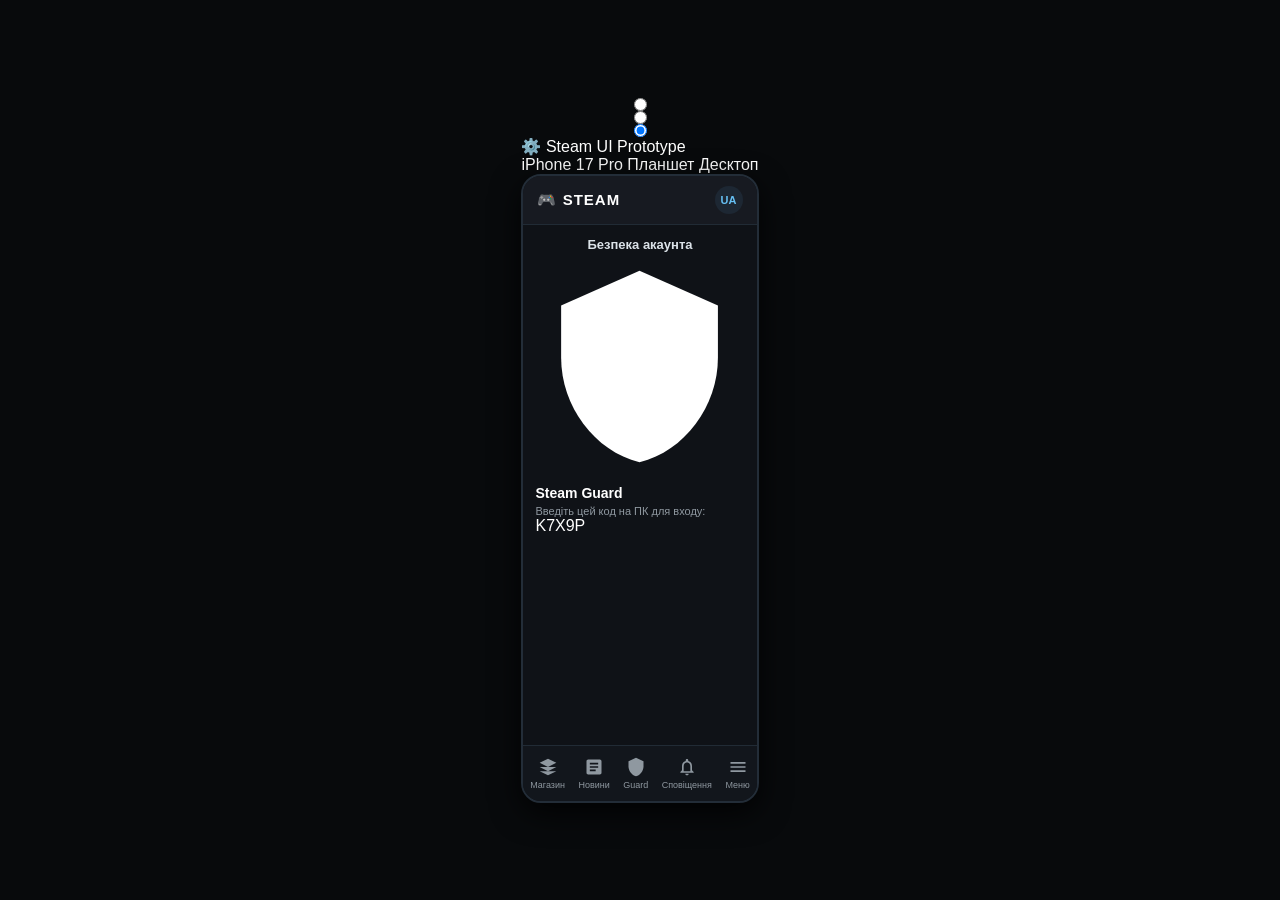
<file: guard.html>
<!DOCTYPE html>
<html lang="uk">
<head>
  <meta charset="UTF-8">
  <meta name="viewport" content="width=device-width, initial-scale=1.0">
  <title>Steam - Guard</title>
  <link rel="stylesheet" href="style.css">
</head>
<body>

  <!-- Увімкнено десктоп за замовчуванням (checked на mode-desktop) -->
  <input type="radio" name="device-mode" id="mode-mobile" class="device-radio">
  <input type="radio" name="device-mode" id="mode-tablet" class="device-radio">
  <input type="radio" name="device-mode" id="mode-desktop" class="device-radio" checked>
    <div class="prototype-wrapper">

  <div class="top-control-bar">
    <div class="proto-title"><span>⚙️</span> Steam UI Prototype</div>
    <div class="device-switcher">
      <label for="mode-mobile" class="device-btn">iPhone 17 Pro</label>
      <label for="mode-tablet" class="device-btn">Планшет</label>
      <label for="mode-desktop" class="device-btn">Десктоп</label>
    </div>
  </div>

  <div class="app-frame" id="appFrame">
    
    <header class="app-header">
      <div class="app-logo">🎮 STEAM</div>
      <div style="flex:1;"></div>
      <div class="user-badge">UA</div>
    </header>

    <main class="main-body">
      <div class="section-heading" style="text-align: center;">Безпека акаунта</div>

      <div class="guard-box">
        <svg class="guard-shield" viewBox="0 0 24 24" fill="currentColor">
          <path d="M12 1L3 5v6c0 5.55 3.84 10.74 9 12 5.16-1.26 9-6.45 9-12V5l-9-4z"/>
        </svg>
        <div style="font-size: 14px; font-weight: bold;">Steam Guard</div>
        <div style="font-size: 11px; color: var(--text-muted); margin-top: 4px;">Введіть цей код на ПК для входу:</div>
        
        <div class="guard-code">K7X9P</div>
      </div>
    </main>

    <nav class="bottom-navbar">
      <a href="index.html" class="nav-btn">
        <svg viewBox="0 0 24 24"><path d="M12 2L2 7l10 5 10-5-10-5zM2 17l10 5 10-5M2 12l10 5 10-5"/></svg>
        Магазин
      </a>
      <a href="news.html" class="nav-btn">
        <svg viewBox="0 0 24 24"><path d="M19 3H5c-1.1 0-2 .9-2 2v14c0 1.1.9 2 2 2h14c1.1 0 2-.9 2-2V5c0-1.1-.9-2-2-2zm-5 14H7v-2h7v2zm3-4H7v-2h10v2zm0-4H7V7h10v2z"/></svg>
        Новини
      </a>
      <a href="guard.html" class="nav-btn active">
        <svg viewBox="0 0 24 24"><path d="M12 1L3 5v6c0 5.55 3.84 10.74 9 12 5.16-1.26 9-6.45 9-12V5l-9-4z"/></svg>
        Guard
      </a>
      <a href="#" class="nav-btn">
        <svg viewBox="0 0 24 24"><path d="M12 22c1.1 0 2-.9 2-2h-4c0 1.1.9 2 2 2zm6-6v-5c0-3.07-1.64-5.64-4.5-6.32V4c0-.83-.67-1.5-1.5-1.5s-1.5.67-1.5 1.5v.68C7.64 5.36 6 7.92 6 11v5l-2 2v1h16v-1l-2-2zm-2 1H8v-6c0-2.48 1.51-4.5 4-4.5s4 2.02 4 4.5v6z"/></svg>
        Сповіщення
      </a>
      <a href="#" class="nav-btn">
        <svg viewBox="0 0 24 24"><path d="M3 18h18v-2H3v2zm0-5h18v-2H3v2zm0-7v2h18V6H3z"/></svg>
        Меню
      </a>
    </nav>

  </div>

</body>
</html>
</file>
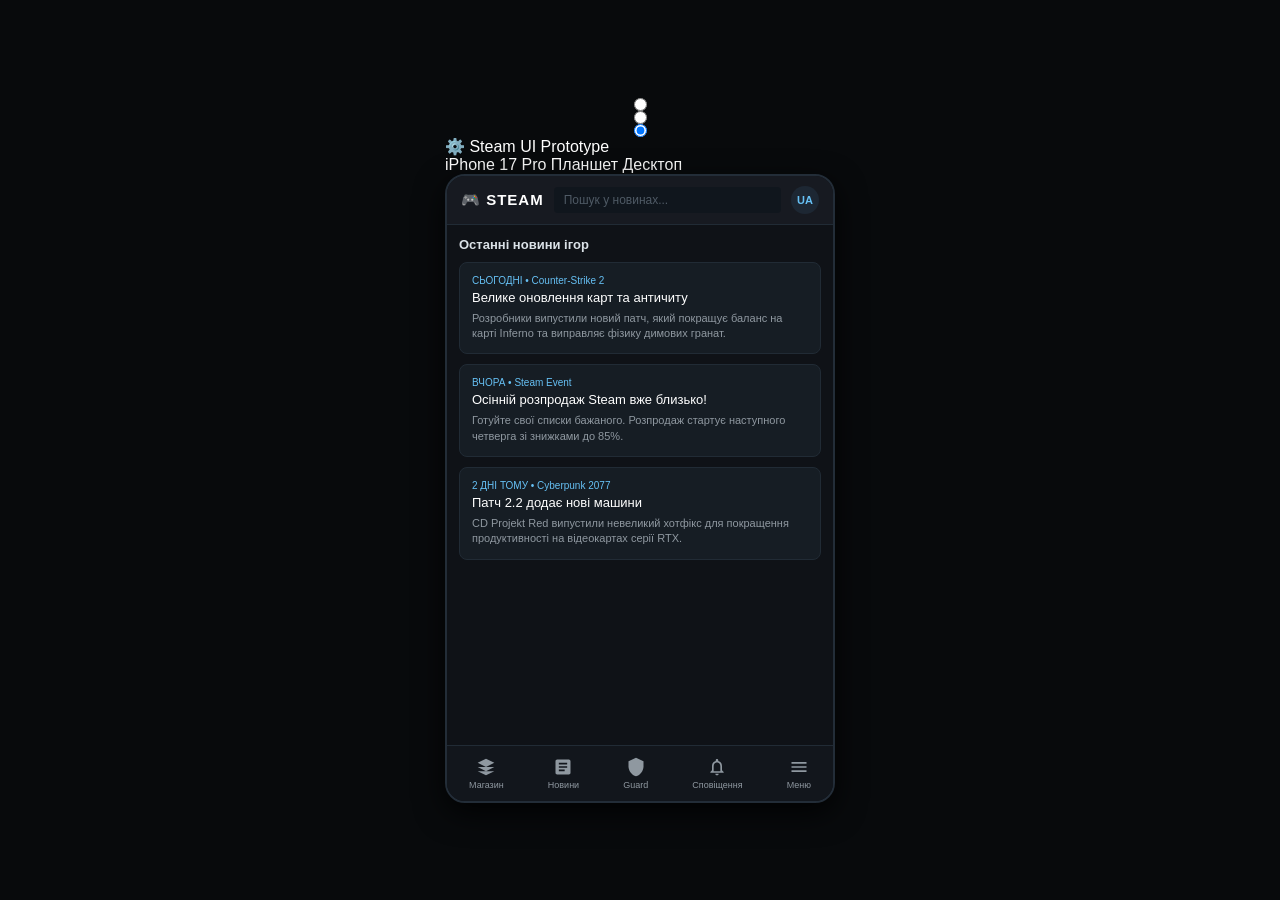
<file: news.html>
<!DOCTYPE html>
<html lang="uk">
<head>
  <meta charset="UTF-8">
  <meta name="viewport" content="width=device-width, initial-scale=1.0">
  <title>Steam - Новини</title>
  <link rel="stylesheet" href="style.css">
</head>
<body>

  <!-- Увімкнено десктоп за замовчуванням (checked на mode-desktop) -->
  <input type="radio" name="device-mode" id="mode-mobile" class="device-radio">
  <input type="radio" name="device-mode" id="mode-tablet" class="device-radio">
  <input type="radio" name="device-mode" id="mode-desktop" class="device-radio" checked>
   <div class="prototype-wrapper">
  <div class="top-control-bar">
    <div class="proto-title"><span>⚙️</span> Steam UI Prototype</div>
    <div class="device-switcher">
      <label for="mode-mobile" class="device-btn">iPhone 17 Pro</label>
      <label for="mode-tablet" class="device-btn">Планшет</label>
      <label for="mode-desktop" class="device-btn">Десктоп</label>
    </div>
  </div>

  <div class="app-frame" id="appFrame">
    
    <header class="app-header">
      <div class="app-logo">🎮 STEAM</div>
      <div class="search-input-wrap"><input type="text" placeholder="Пошук у новинах..."></div>
      <div class="user-badge">UA</div>
    </header>

    <main class="main-body">
      <div class="section-heading">Останні новини ігор</div>

      <div class="news-card">
        <div class="news-date">СЬОГОДНІ • Counter-Strike 2</div>
        <div class="news-title">Велике оновлення карт та античиту</div>
        <div class="news-text">Розробники випустили новий патч, який покращує баланс на карті Inferno та виправляє фізику димових гранат.</div>
      </div>

      <div class="news-card">
        <div class="news-date">ВЧОРА • Steam Event</div>
        <div class="news-title">Осінній розпродаж Steam вже близько!</div>
        <div class="news-text">Готуйте свої списки бажаного. Розпродаж стартує наступного четверга зі знижками до 85%.</div>
      </div>

      <div class="news-card">
        <div class="news-date">2 ДНІ ТОМУ • Cyberpunk 2077</div>
        <div class="news-title">Патч 2.2 додає нові машини</div>
        <div class="news-text">CD Projekt Red випустили невеликий хотфікс для покращення продуктивності на відеокартах серії RTX.</div>
      </div>
    </main>

    <nav class="bottom-navbar">
      <a href="index.html" class="nav-btn">
        <svg viewBox="0 0 24 24"><path d="M12 2L2 7l10 5 10-5-10-5zM2 17l10 5 10-5M2 12l10 5 10-5"/></svg>
        Магазин
      </a>
      <a href="news.html" class="nav-btn active">
        <svg viewBox="0 0 24 24"><path d="M19 3H5c-1.1 0-2 .9-2 2v14c0 1.1.9 2 2 2h14c1.1 0 2-.9 2-2V5c0-1.1-.9-2-2-2zm-5 14H7v-2h7v2zm3-4H7v-2h10v2zm0-4H7V7h10v2z"/></svg>
        Новини
      </a>
      <a href="guard.html" class="nav-btn">
        <svg viewBox="0 0 24 24"><path d="M12 1L3 5v6c0 5.55 3.84 10.74 9 12 5.16-1.26 9-6.45 9-12V5l-9-4z"/></svg>
        Guard
      </a>
      <a href="#" class="nav-btn">
        <svg viewBox="0 0 24 24"><path d="M12 22c1.1 0 2-.9 2-2h-4c0 1.1.9 2 2 2zm6-6v-5c0-3.07-1.64-5.64-4.5-6.32V4c0-.83-.67-1.5-1.5-1.5s-1.5.67-1.5 1.5v.68C7.64 5.36 6 7.92 6 11v5l-2 2v1h16v-1l-2-2zm-2 1H8v-6c0-2.48 1.51-4.5 4-4.5s4 2.02 4 4.5v6z"/></svg>
        Сповіщення
      </a>
      <a href="#" class="nav-btn">
        <svg viewBox="0 0 24 24"><path d="M3 18h18v-2H3v2zm0-5h18v-2H3v2zm0-7v2h18V6H3z"/></svg>
        Меню
      </a>
    </nav>

  </div>

</body>
</html>
</file>
<file: style.css>
:root {
  --bg-dark: #0f1217;
  --card-bg: #161d24;
  --header-bg: #171a21;
  --accent-blue: #66c0f4;
  --accent-btn: #2172ba;
  --discount-bg: #4c6b22;
  --discount-text: #beee11;
  --text-white: #ffffff;
  --text-muted: #8f98a0;
  --border-color: #212b35;
}

* {
  box-sizing: border-box;
  margin: 0;
  padding: 0;
  font-family: -apple-system, BlinkMacSystemFont, "Segoe UI", Roboto, sans-serif;
}

body {
  background-color: #080a0c;
  color: var(--text-white);
  display: flex;
  flex-direction: column;
  align-items: center;
  justify-content: center;
  min-height: 100vh;
  padding: 15px 10px;
}

/* Контейнер макета сайту */
.app-frame {
  width: 100%;
  max-width: 390px;
  background-color: var(--bg-dark);
  border-radius: 20px;
  overflow: hidden;
  display: flex;
  flex-direction: column;
  border: 2px solid #232d38;
  box-shadow: 0 10px 30px rgba(0,0,0,0.8);
  position: relative;
}

/* Шапка додатка */
.app-header {
  background-color: var(--header-bg);
  padding: 10px 14px;
  display: flex;
  align-items: center;
  gap: 10px;
  border-bottom: 1px solid var(--border-color);
}

.app-logo {
  font-weight: 900;
  font-size: 15px;
  letter-spacing: 1px;
  color: var(--text-white);
  display: flex;
  align-items: center;
  gap: 6px;
}

.search-input-wrap {
  flex: 1;
  background-color: #10161d;
  border-radius: 4px;
  padding: 6px 10px;
  display: flex;
  align-items: center;
}

.search-input-wrap input {
  background: transparent;
  border: none;
  color: var(--text-white);
  font-size: 12px;
  width: 100%;
  outline: none;
}

.search-input-wrap input::placeholder {
  color: #4f5a65;
}

.user-badge {
  background-color: #1d2733;
  border-radius: 50%;
  width: 28px;
  height: 28px;
  display: flex;
  align-items: center;
  justify-content: center;
  font-size: 11px;
  color: var(--accent-blue);
  font-weight: bold;
}

/* Основний контент */
.main-body {
  padding: 12px;
  overflow-y: auto;
  height: 520px;
}

/* ЛОГІКА ПЕРЕМЕКАННЯ СТОРІНОК НА CSS (:target) */
.page-section {
  display: none;
}

.page-section:first-child {
  display: block;
}

.page-section:target {
  display: block;
}

#news:target ~ .page-section:first-child,
#library:target ~ .page-section:first-child,
#guard:target ~ .page-section:first-child,
#profile:target ~ .page-section:first-child,
#action-games:target ~ .page-section:first-child,
#rpg-games:target ~ .page-section:first-child,
#game-details:target ~ .page-section:first-child {
  display: none;
}

/* ЕЛЕМЕНТИ МАГАЗИНУ */
.hero-banner {
  position: relative;
  background: linear-gradient(180deg, rgba(0,0,0,0.2) 0%, rgba(15,18,23,0.95) 100%), 
              url('https://images.unsplash.com/photo-1542751371-adc38448a05e?q=80&w=800&auto=format&fit=crop');
  background-size: cover;
  background-position: center;
  border-radius: 12px;
  padding: 16px;
  min-height: 150px;
  display: flex;
  flex-direction: column;
  justify-content: flex-end;
  margin-bottom: 16px;
  border: 1px solid #232d38;
}

.promo-tag {
  background-color: #eab308;
  color: #000;
  font-size: 9px;
  font-weight: 900;
  padding: 2px 6px;
  border-radius: 3px;
  width: fit-content;
  margin-bottom: 6px;
  text-transform: uppercase;
}

.banner-title {
  font-size: 15px;
  font-weight: bold;
  margin-bottom: 2px;
}

.banner-desc {
  font-size: 10px;
  color: var(--text-muted);
  margin-bottom: 10px;
}

.price-row {
  display: flex;
  align-items: center;
  gap: 6px;
}

.discount-badge {
  background-color: var(--discount-bg);
  color: var(--discount-text);
  font-weight: bold;
  font-size: 11px;
  padding: 3px 6px;
  border-radius: 3px;
}

.price-amount {
  background-color: #090c0f;
  font-size: 11px;
  padding: 3px 8px;
  border-radius: 3px;
  font-weight: 600;
}

.free-text {
  color: var(--accent-blue);
}

.buy-btn {
  background-color: var(--accent-btn);
  color: white;
  border: none;
  padding: 6px 14px;
  border-radius: 4px;
  font-size: 11px;
  font-weight: bold;
  margin-left: auto;
  cursor: pointer;
}

/* ФІЛЬТРИ */
.filter-chips {
  display: flex;
  gap: 6px;
  margin-bottom: 16px;
  overflow-x: auto;
}

.chip-btn {
  background-color: #1d2733;
  color: var(--text-muted);
  border: none;
  padding: 5px 12px;
  border-radius: 12px;
  font-size: 11px;
  cursor: pointer;
  white-space: nowrap;
}

.chip-btn.active {
  background-color: var(--accent-blue);
  color: #000;
  font-weight: bold;
}

.section-heading {
  font-size: 13px;
  color: #dbe2e8;
  margin-bottom: 10px;
  font-weight: 600;
}

/* СПИСОК ІГОР */
.games-list {
  display: grid;
  grid-template-columns: 1fr;
  gap: 8px;
}

.game-card {
  background-color: var(--card-bg);
  border-radius: 8px;
  padding: 8px 10px;
  display: flex;
  align-items: center;
  gap: 10px;
  border: 1px solid rgba(255,255,255,0.03);
}

.game-avatar {
  width: 48px;
  height: 48px;
  border-radius: 50%;
  object-fit: cover;
  flex-shrink: 0;
}

.game-info {
  flex: 1;
  min-width: 0;
}

.game-name {
  font-size: 13px;
  font-weight: bold;
  white-space: nowrap;
  overflow: hidden;
  text-overflow: ellipsis;
}

.game-genre {
  font-size: 11px;
  color: var(--text-muted);
  margin-top: 2px;
}

.game-price-box {
  display: flex;
  align-items: center;
  gap: 4px;
  flex-shrink: 0;
}

/* НОВИНИ */
.news-card {
  background-color: var(--card-bg);
  padding: 12px;
  border-radius: 8px;
  border: 1px solid var(--border-color);
  margin-bottom: 10px;
}

.news-date {
  font-size: 10px;
  color: var(--accent-blue);
  margin-bottom: 4px;
}

.news-title {
  font-size: 13px;
  margin-bottom: 6px;
  color: var(--text-white);
}

.news-text {
  font-size: 11px;
  color: var(--text-muted);
  line-height: 1.4;
}

.news-footer {
  display: flex;
  justify-content: space-between;
  align-items: center;
  margin-top: 8px;
  font-size: 10px;
}

.news-tag {
  background-color: #1d2733;
  color: var(--accent-blue);
  padding: 2px 6px;
  border-radius: 4px;
  font-weight: bold;
}

.news-comments {
  color: var(--text-muted);
}

/* ПРОГРЕС БАР */
.progress-bar {
  width: 100%;
  height: 4px;
  background-color: #10161d;
  border-radius: 2px;
  margin-top: 6px;
  overflow: hidden;
}

.progress-fill {
  height: 100%;
  background-color: var(--accent-blue);
  border-radius: 2px;
}

/* STEAM GUARD */
.guard-container {
  display: flex;
  flex-direction: column;
  align-items: center;
  text-align: center;
  padding: 20px 10px;
}

.guard-shield {
  font-size: 48px;
  margin-bottom: 10px;
}

.guard-container h2 {
  font-size: 18px;
  margin-bottom: 4px;
}

.guard-status {
  font-size: 12px;
  color: #4ade80;
  margin-bottom: 24px;
}

.code-box {
  background-color: #10161d;
  border: 2px dashed var(--accent-blue);
  border-radius: 12px;
  padding: 16px;
  width: 100%;
  margin-bottom: 20px;
}

.code-label {
  font-size: 10px;
  color: var(--text-muted);
  display: block;
  margin-bottom: 8px;
}

.code-value {
  font-size: 32px;
  font-weight: 900;
  letter-spacing: 6px;
  color: var(--accent-blue);
}

.code-timer {
  font-size: 10px;
  color: var(--text-muted);
  margin-top: 8px;
}

.guard-btn {
  background-color: var(--accent-btn);
  color: white;
  border: none;
  width: 100%;
  padding: 12px;
  border-radius: 6px;
  font-weight: bold;
  font-size: 13px;
  cursor: pointer;
}

/* ПРОФІЛЬ */
.profile-header {
  display: flex;
  align-items: center;
  gap: 12px;
  background-color: var(--card-bg);
  padding: 14px;
  border-radius: 8px;
  border: 1px solid var(--border-color);
  margin-bottom: 12px;
}

.profile-avatar-wrap {
  position: relative;
  width: 52px;
  height: 52px;
}

.profile-avatar-wrap img {
  width: 100%;
  height: 100%;
  border-radius: 50%;
  object-fit: cover;
}

.profile-level {
  position: absolute;
  bottom: -2px;
  right: -2px;
  background-color: var(--accent-btn);
  color: white;
  font-size: 9px;
  font-weight: bold;
  padding: 1px 5px;
  border-radius: 50%;
  border: 2px solid var(--card-bg);
}

.profile-name {
  font-size: 14px;
  font-weight: bold;
}

.profile-status {
  font-size: 11px;
  color: #4ade80;
  margin-top: 2px;
}

.profile-stats-grid {
  display: grid;
  grid-template-columns: repeat(3, 1fr);
  gap: 8px;
}

.stat-card {
  background-color: var(--card-bg);
  padding: 10px;
  text-align: center;
  border-radius: 8px;
  border: 1px solid var(--border-color);
}

.stat-num {
  display: block;
  font-size: 16px;
  font-weight: bold;
  color: var(--accent-blue);
}

.stat-label {
  font-size: 10px;
  color: var(--text-muted);
  margin-top: 2px;
}

/* НИЖНЯ НАВІГАЦІЯ */
.bottom-navbar {
  background-color: #12161c;
  height: 56px;
  display: flex;
  justify-content: space-around;
  align-items: center;
  border-top: 1px solid var(--border-color);
}

.nav-btn {
  display: flex;
  flex-direction: column;
  align-items: center;
  color: var(--text-muted);
  font-size: 9px;
  text-decoration: none;
  gap: 3px;
}

.nav-btn:hover {
  color: var(--accent-blue);
}

.nav-btn svg {
  width: 20px;
  height: 20px;
  fill: currentColor;
}
</file>
